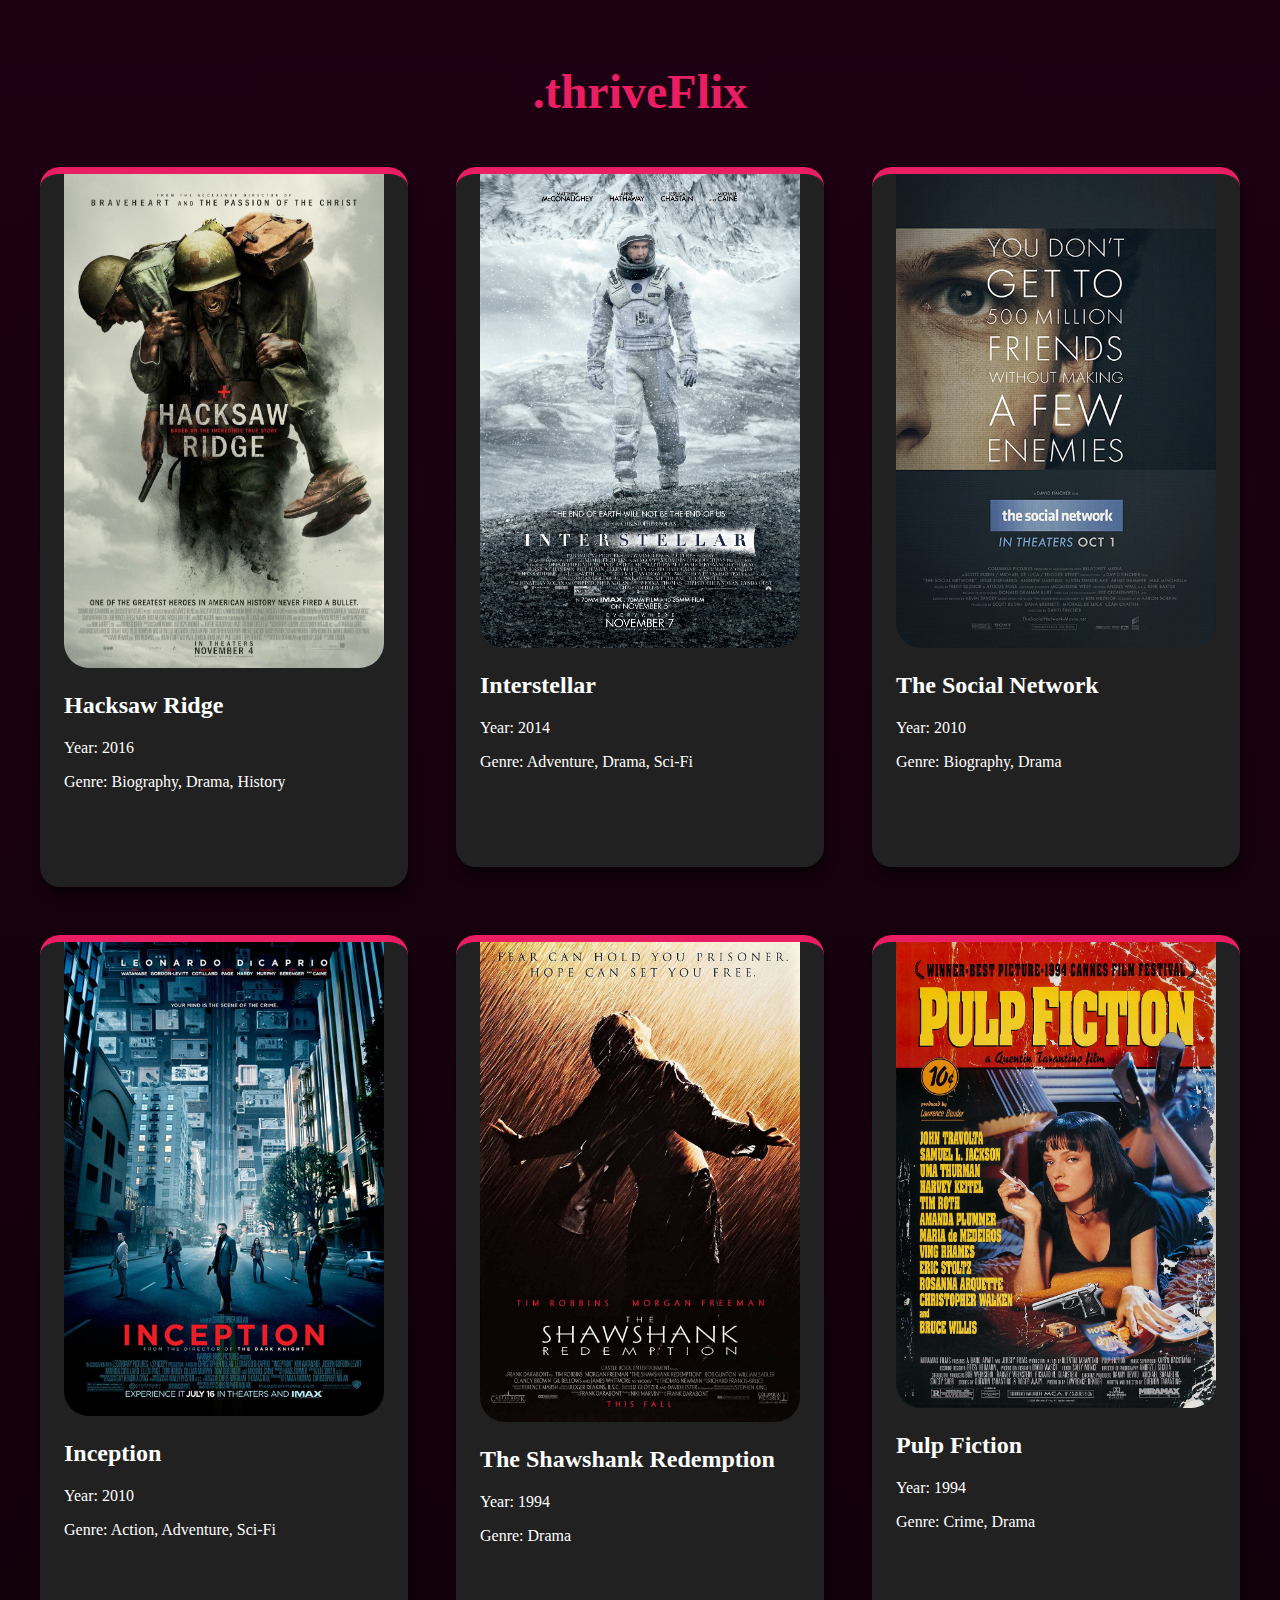
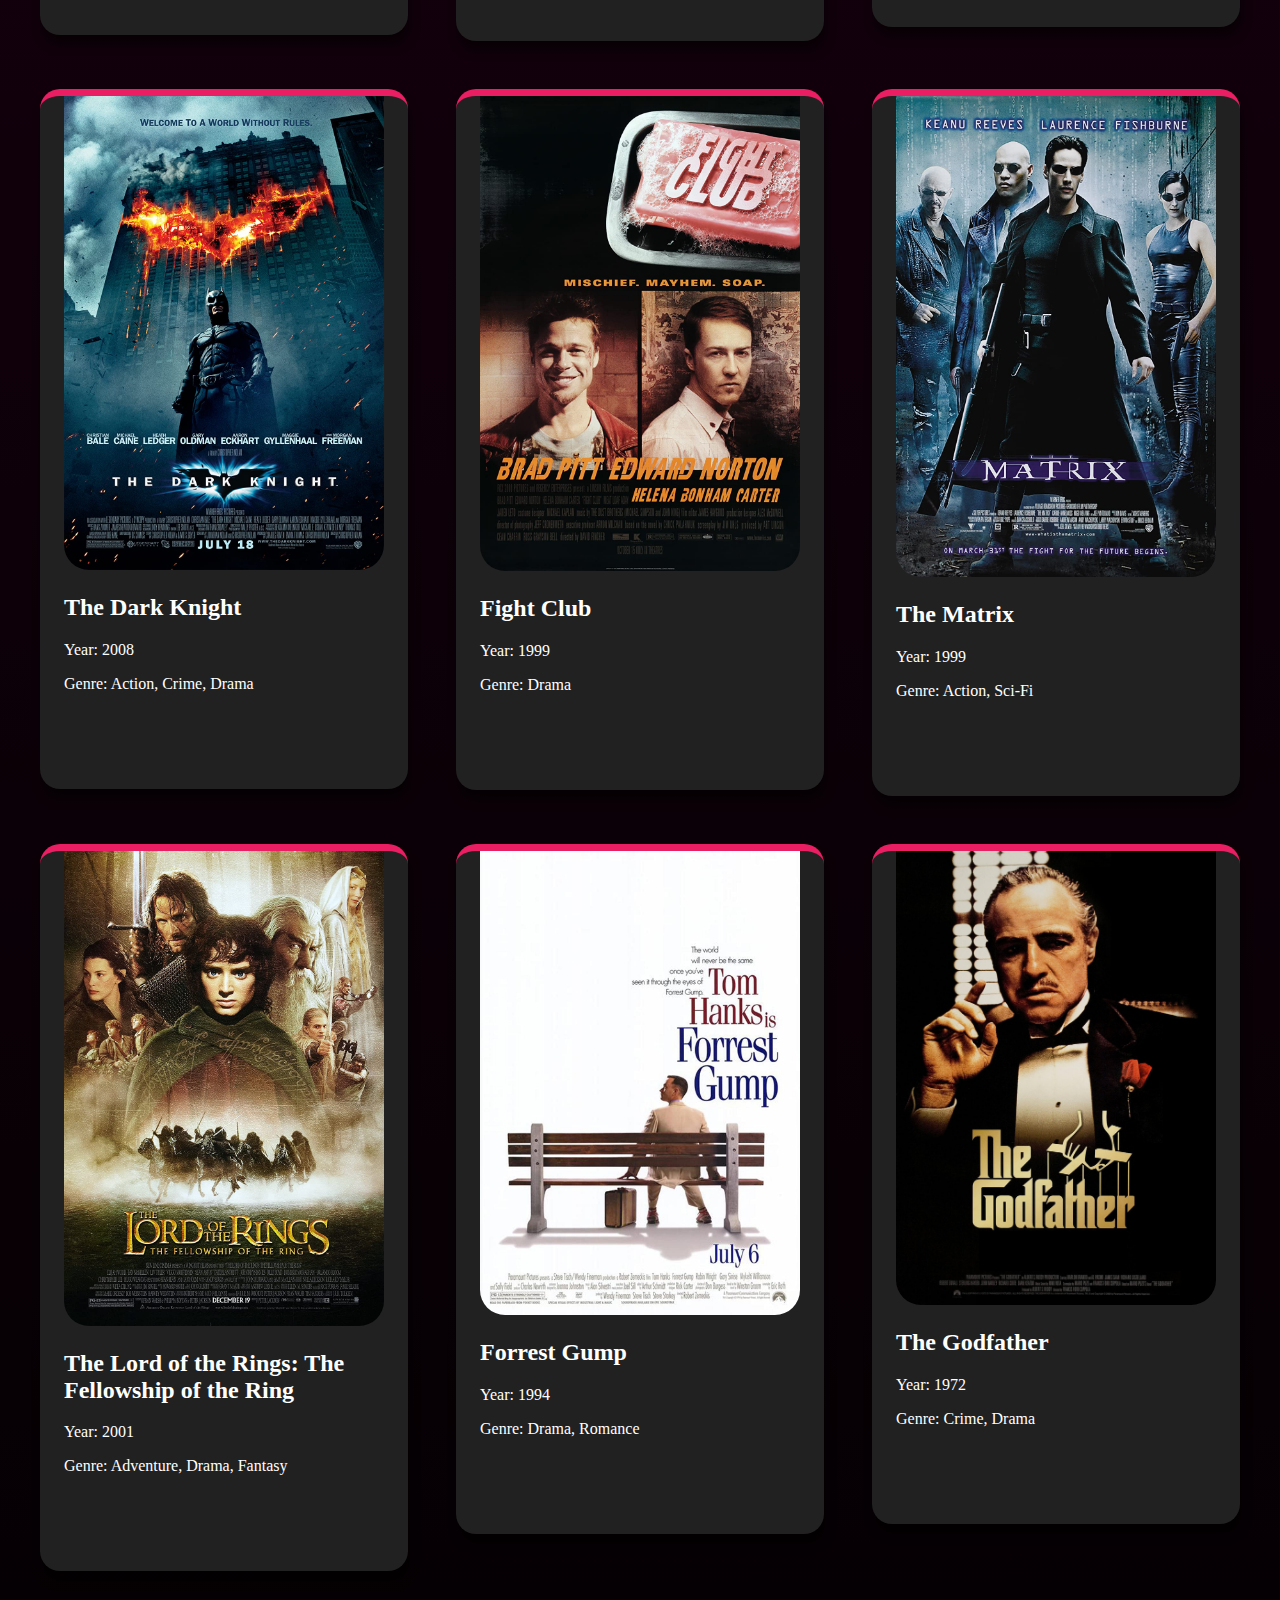
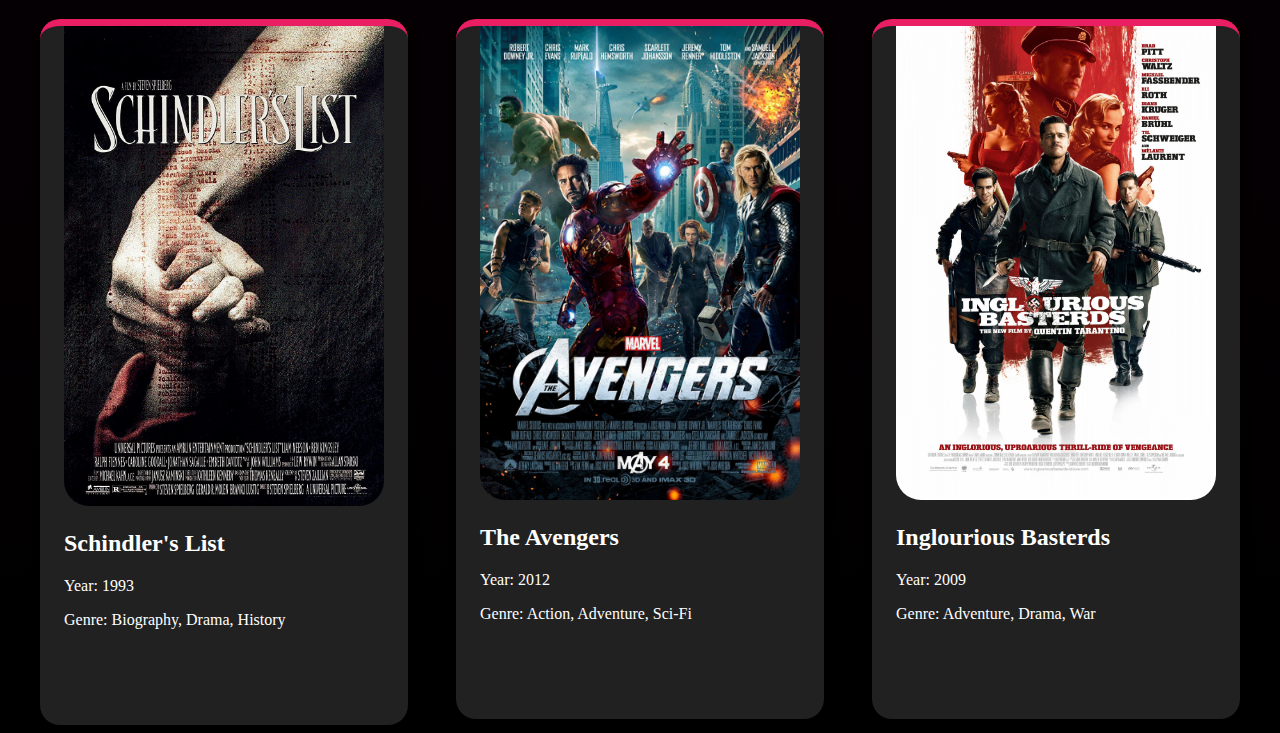
<file: index.html>
<!DOCTYPE html>
<html lang="en">
<head>
    <meta charset="UTF-8">
    <meta http-equiv="X-UA-Compatible" content="IE=edge">
    <meta name="viewport" content="width=device-width, initial-scale=1.0">
    <title>thriveFlix</title>
    <link rel="stylesheet" href="style.css">
</head>
<body>
    <h1>.thriveFlix</h1>
    <div id="card-container"></div>

    <script src="script.js"></script>
</body>
</html>
</file>
<file: style.css>
body {
  background: linear-gradient(to bottom, #1e1f26, #000000);
  background-color: #ff0080;
  background-blend-mode: multiply;
  color: white;
}

h1 {
  color: #E91E63;
  font-size: 3rem;
  margin: 4rem 0 3rem;
  text-align: center;
}

#card-container {
  display: flex;
  flex-wrap: wrap;
  justify-content: center;
  gap: 3rem;
}

.movie-card {
  background: #212121;
  width: 20rem;
  height: fit-content;
  padding: 0 1.5rem 5rem;
  border-radius: 20px;
  border-top: 7px solid #E91E63;
  box-shadow: 2px 10px 10px rgba(0, 0, 0, 0.5);
}  

.poster-image {
  width: 100%;
  height: 100%;
  object-fit: cover;
  border-radius: 0 0 25px 25px;
}
</file>
